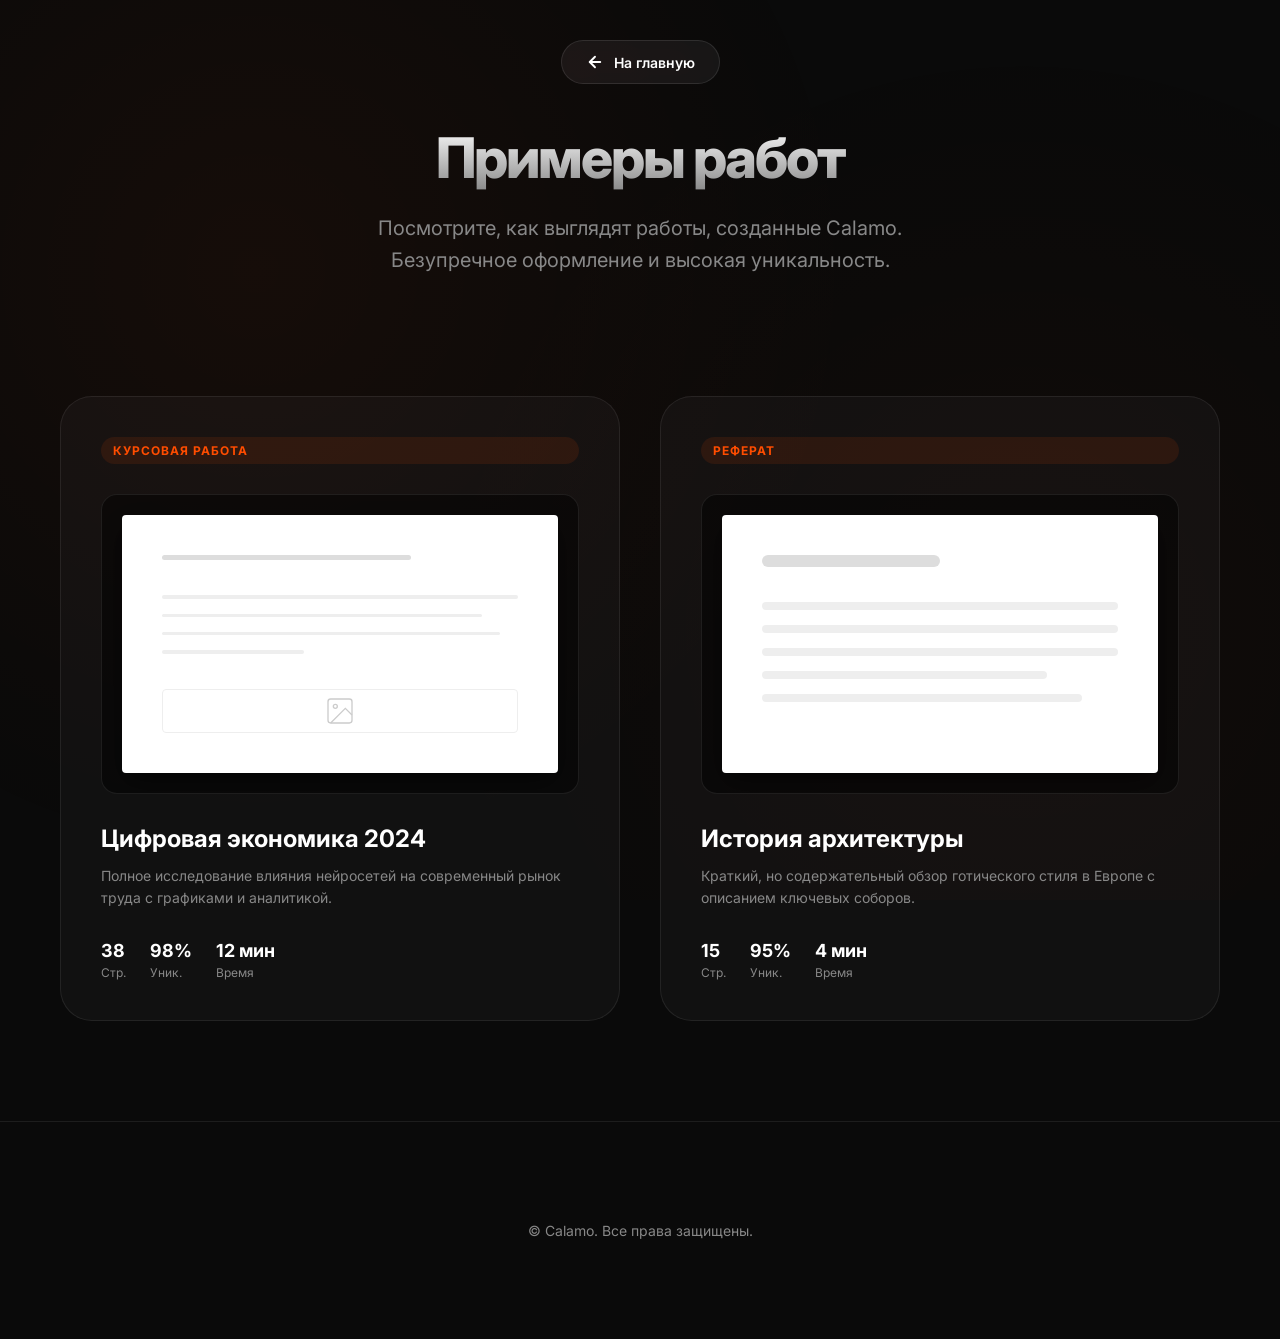
<file: frontend/examples.html>
<!DOCTYPE html>
<html lang="ru">
<head>
    <meta charset="UTF-8">
    <meta name="viewport" content="width=device-width, initial-scale=1.0">
    <title>Примеры курсовых и дипломных работ — Calamo</title>
    <meta name="description" content="Посмотрите примеры работ, созданных с помощью нашего ИИ: курсовые работы, дипломы, эссе. Высокая уникальность и правильное оформление.">
    <link rel="icon" type="image/webp" href="/assets/favicon.webp">
    
    <!-- Open Graph -->
    <meta property="og:type" content="website">
    <meta property="og:url" content="https://calamo.lol/examples.html">
    <meta property="og:title" content="Примеры работ Calamo — Качество и ГОСТ">
    <meta property="og:description" content="Курсовые и рефераты с уникальностью до 98%. Посмотрите, как выглядит результат.">
    <meta property="og:image" content="https://calamo.lol/assets/og-examples.png">
    <link rel="canonical" href="https://calamo.lol/examples.html">
    <!-- Google Analytics -->
    <script async src="https://www.googletagmanager.com/gtag/js?id=G-9VV7FG6P8P"></script>
    <script>window.dataLayer=window.dataLayer||[];function gtag(){dataLayer.push(arguments);}gtag('js',new Date());gtag('config','G-9VV7FG6P8P');</script>
    <link rel="preconnect" href="https://fonts.googleapis.com">
    <link rel="preconnect" href="https://fonts.gstatic.com" crossorigin>
    <link href="https://fonts.googleapis.com/css2?family=Inter:wght@400;500;600;700;800&display=swap" rel="stylesheet">
    <style>
        :root {
            --bg: #030303;
            --accent: #ff4d00;
            --accent-light: #ff7d45;
            --text: #ffffff;
            --text-muted: #888888;
            --border: rgba(255, 255, 255, 0.08);
            --glass: rgba(255, 255, 255, 0.03);
        }

        * {
            margin: 0;
            padding: 0;
            box-sizing: border-box;
            font-family: 'Inter', sans-serif;
        }

        body {
            background: var(--bg);
            color: var(--text);
            overflow-x: hidden;
            min-height: 100vh;
        }

        /* Background Glow */
        body::before {
            content: '';
            position: fixed;
            top: 0;
            left: 0;
            width: 100%;
            height: 100%;
            background: 
                radial-gradient(circle at 20% 30%, rgba(255, 77, 0, 0.05) 0%, transparent 50%),
                radial-gradient(circle at 80% 70%, rgba(255, 77, 0, 0.03) 0%, transparent 50%);
            pointer-events: none;
            z-index: -1;
        }

        header {
            padding: 40px 20px;
            text-align: center;
            max-width: 1200px;
            margin: 0 auto;
        }

        .back-link { 
            display: inline-flex; align-items: center; gap: 10px;
            color: #fff; text-decoration: none; font-size: 14px; 
            font-weight: 600; padding: 12px 24px;
            background: rgba(255,255,255,0.05); 
            backdrop-filter: blur(10px);
            border: 1px solid rgba(255,255,255,0.1); 
            border-radius: 100px;
            transition: all 0.3s cubic-bezier(0.4, 0, 0.2, 1);
            margin-bottom: 40px;
        }

        .back-link:hover { 
            background: rgba(255, 77, 0, 0.1); 
            border-color: var(--accent);
            transform: translateX(-5px);
            box-shadow: 0 10px 30px rgba(0,0,0,0.3), 0 0 15px rgba(255,77,0,0.1);
        }

        .back-link svg { transition: transform 0.3s ease; }
        .back-link:hover svg { transform: translateX(-3px); }

        h1 {
            font-size: 56px;
            font-weight: 800;
            letter-spacing: -2px;
            margin-bottom: 20px;
            background: linear-gradient(to bottom, #fff, #888);
            -webkit-background-clip: text;
            -webkit-text-fill-color: transparent;
        }

        .subtitle {
            color: var(--text-muted);
            font-size: 20px;
            max-width: 600px;
            margin: 0 auto 80px;
            line-height: 1.6;
        }

        .gallery {
            display: grid;
            grid-template-columns: repeat(2, 1fr);
            gap: 40px;
            max-width: 1200px;
            margin: 0 auto 100px;
            padding: 0 20px;
        }

        .example-card {
            background: var(--glass);
            border: 1px solid var(--border);
            border-radius: 32px;
            padding: 40px;
            transition: 0.5s cubic-bezier(0.2, 0.8, 0.2, 1);
            position: relative;
            overflow: hidden;
            display: flex;
            flex-direction: column;
            gap: 30px;
            cursor: pointer;
        }

        .example-card:hover {
            transform: translateY(-10px);
            border-color: rgba(255, 77, 0, 0.3);
            background: rgba(255, 77, 0, 0.02);
            box-shadow: 0 20px 40px rgba(0,0,0,0.4);
        }

        .doc-preview {
            width: 100%;
            height: 300px;
            background: rgba(0,0,0,0.4);
            border: 1px solid var(--border);
            border-radius: 16px;
            position: relative;
            overflow: hidden;
            padding: 20px;
        }

        .doc-skeleton {
            width: 100%;
            height: 100%;
            background: #fff;
            border-radius: 4px;
            padding: 40px;
            display: flex;
            flex-direction: column;
            gap: 15px;
            box-shadow: 0 10px 30px rgba(0,0,0,0.5);
        }

        .skeleton-line {
            height: 8px;
            background: #eee;
            border-radius: 4px;
        }

        .skeleton-title {
            height: 12px;
            background: #ddd;
            width: 70%;
            margin-bottom: 20px;
            border-radius: 6px;
        }

        .badge {
            display: inline-flex;
            padding: 6px 12px;
            background: rgba(255, 77, 0, 0.1);
            color: var(--accent);
            border-radius: 100px;
            font-size: 12px;
            font-weight: 700;
            text-transform: uppercase;
            letter-spacing: 1px;
        }

        .stats {
            display: flex;
            gap: 24px;
            margin-top: auto;
        }

        .stat-item {
            display: flex;
            flex-direction: column;
            gap: 4px;
        }

        .stat-value {
            font-size: 18px;
            font-weight: 700;
            color: #fff;
        }

        .stat-label {
            font-size: 12px;
            color: var(--text-muted);
        }

        @keyframes pageFadeIn {
            from { opacity: 0; }
            to { opacity: 1; }
        }
        body {
            animation: pageFadeIn 0.8s cubic-bezier(0.2, 0.8, 0.2, 1) forwards;
            background: #0a0a0a;
        }
        .fade-out {
            opacity: 0 !important;
            transition: opacity 0.4s cubic-bezier(0.2, 0.8, 0.2, 1) !important;
        }

        @media (max-width: 768px) {
            h1 { font-size: 40px; }
            .gallery { grid-template-columns: 1fr; }
        }
    </style>
    <script>
        document.addEventListener('DOMContentLoaded', () => {
            document.querySelectorAll('a').forEach(link => {
                if (link.hostname === window.location.hostname && !link.hash && !link.getAttribute('download')) {
                    link.addEventListener('click', e => {
                        e.preventDefault();
                        const href = link.href;
                        document.body.classList.add('fade-out');
                        setTimeout(() => {
                            window.location.href = href;
                        }, 400);
                    });
                }
            });
        });
    </script>
</head>
<body>

    <header>
        <a href="index.html" class="back-link">
            <svg width="18" height="18" viewBox="0 0 24 24" fill="none" stroke="currentColor" stroke-width="2.5" stroke-linecap="round" stroke-linejoin="round"><line x1="19" y1="12" x2="5" y2="12"></line><polyline points="12 19 5 12 12 5"></polyline></svg>
            На главную
        </a>
        <h1>Примеры работ</h1>
        <p class="subtitle">Посмотрите, как выглядят работы, созданные Calamo. Безупречное оформление и высокая уникальность.</p>
    </header>

    <div class="gallery">
        <!-- Example 1 -->
        <div class="example-card">
            <div class="badge">Курсовая работа</div>
            <div class="doc-preview">
                <div class="doc-skeleton">
                    <div class="skeleton-title"></div>
                    <div class="skeleton-line" style="width: 100%;"></div>
                    <div class="skeleton-line" style="width: 90%;"></div>
                    <div class="skeleton-line" style="width: 95%;"></div>
                    <div class="skeleton-line" style="width: 40%;"></div>
                    <div style="margin-top: 20px; border: 1px solid #eee; height: 100px; border-radius: 4px; display: flex; align-items: center; justify-content: center; color: #ccc;">
                        <svg width="32" height="32" viewBox="0 0 24 24" fill="none" stroke="currentColor" stroke-width="1"><rect x="3" y="3" width="18" height="18" rx="2" ry="2"></rect><circle cx="8.5" cy="8.5" r="1.5"></circle><polyline points="21 15 16 10 5 21"></polyline></svg>
                    </div>
                </div>
            </div>
            <div>
                <h3 style="font-size: 24px; font-weight: 700; margin-bottom: 12px;">Цифровая экономика 2024</h3>
                <p style="color: var(--text-muted); font-size: 14px; line-height: 1.6;">Полное исследование влияния нейросетей на современный рынок труда с графиками и аналитикой.</p>
            </div>
            <div class="stats">
                <div class="stat-item">
                    <span class="stat-value">38</span>
                    <span class="stat-label">Стр.</span>
                </div>
                <div class="stat-item">
                    <span class="stat-value">98%</span>
                    <span class="stat-label">Уник.</span>
                </div>
                <div class="stat-item">
                    <span class="stat-value">12 мин</span>
                    <span class="stat-label">Время</span>
                </div>
            </div>
        </div>

        <!-- Example 2 -->
        <div class="example-card">
            <div class="badge">Реферат</div>
            <div class="doc-preview">
                <div class="doc-skeleton">
                    <div class="skeleton-title" style="width: 50%;"></div>
                    <div class="skeleton-line" style="width: 100%;"></div>
                    <div class="skeleton-line" style="width: 100%;"></div>
                    <div class="skeleton-line" style="width: 100%;"></div>
                    <div class="skeleton-line" style="width: 80%;"></div>
                    <div class="skeleton-line" style="width: 90%;"></div>
                </div>
            </div>
            <div>
                <h3 style="font-size: 24px; font-weight: 700; margin-bottom: 12px;">История архитектуры</h3>
                <p style="color: var(--text-muted); font-size: 14px; line-height: 1.6;">Краткий, но содержательный обзор готического стиля в Европе с описанием ключевых соборов.</p>
            </div>
            <div class="stats">
                <div class="stat-item">
                    <span class="stat-value">15</span>
                    <span class="stat-label">Стр.</span>
                </div>
                <div class="stat-item">
                    <span class="stat-value">95%</span>
                    <span class="stat-label">Уник.</span>
                </div>
                <div class="stat-item">
                    <span class="stat-value">4 мин</span>
                    <span class="stat-label">Время</span>
                </div>
            </div>
        </div>
    </div>

    <footer style="padding: 100px 20px; border-top: 1px solid var(--border); text-align: center;">
        <p style="color: var(--text-muted); font-size: 14px;">© Calamo. Все права защищены.</p>
    </footer>

</body>
</html>
</file>
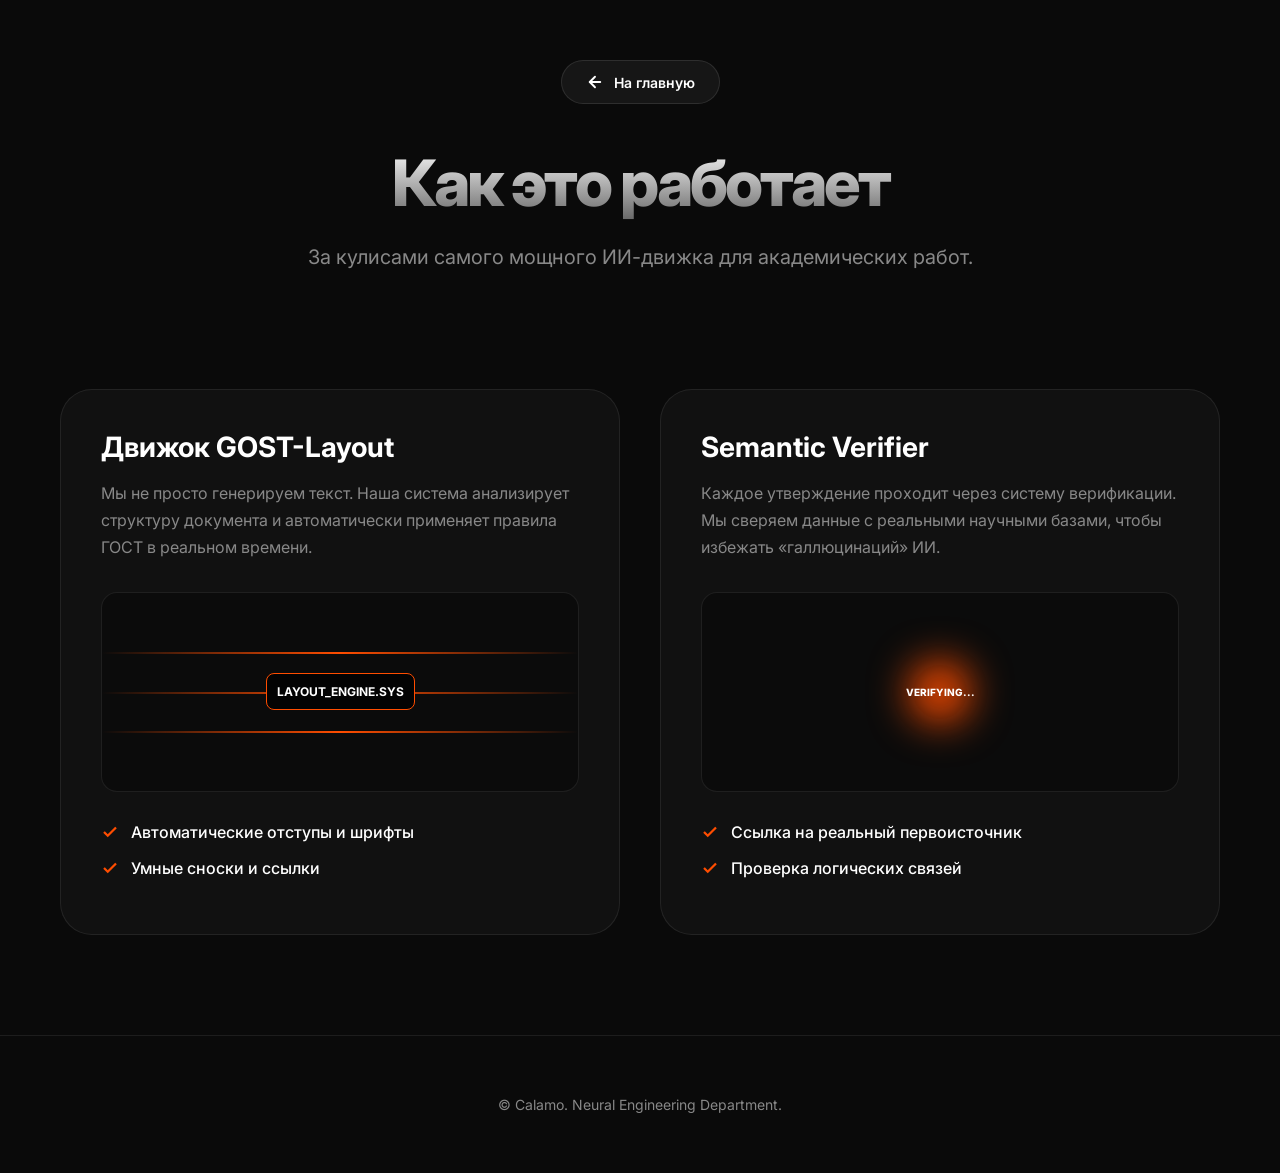
<file: frontend/features.html>
<!DOCTYPE html>
<html lang="ru">
<head>
    <meta charset="UTF-8">
    <meta name="viewport" content="width=device-width, initial-scale=1.0">
    <title>Технологии написания курсовых работ — Calamo AI</title>
    <meta name="description" content="Как Calamo использует ИИ для написания курсовых и дипломных работ. Узнайте о верификации источников, проверке на антиплагиат и оформлении по ГОСТу.">
    <link rel="icon" type="image/webp" href="/assets/favicon.webp">
    
    <!-- Open Graph -->
    <meta property="og:type" content="website">
    <meta property="og:url" content="https://calamo.lol/features.html">
    <meta property="og:title" content="Технологии Calamo — Как работает наш ИИ">
    <meta property="og:description" content="Движок GOST-Layout и Semantic Verifier: научный подход к генерации работ.">
    <meta property="og:image" content="https://calamo.lol/assets/og-features.png">
    <link rel="canonical" href="https://calamo.lol/features.html">
    <!-- Google Analytics -->
    <script async src="https://www.googletagmanager.com/gtag/js?id=G-9VV7FG6P8P"></script>
    <script>window.dataLayer=window.dataLayer||[];function gtag(){dataLayer.push(arguments);}gtag('js',new Date());gtag('config','G-9VV7FG6P8P');</script>
    <link rel="preconnect" href="https://fonts.googleapis.com">
    <link rel="preconnect" href="https://fonts.gstatic.com" crossorigin>
    <link href="https://fonts.googleapis.com/css2?family=Inter:wght@400;500;600;700;800&display=swap" rel="stylesheet">
    <style>
        :root {
            --bg: #030303;
            --accent: #ff4d00;
            --text: #ffffff;
            --text-muted: #888888;
            --border: rgba(255, 255, 255, 0.08);
            --glass: rgba(255, 255, 255, 0.03);
        }

        * {
            margin: 0;
            padding: 0;
            box-sizing: border-box;
            font-family: 'Inter', sans-serif;
        }

        body {
            background: var(--bg);
            color: var(--text);
            overflow-x: hidden;
            min-height: 100vh;
        }

        header {
            padding: 60px 20px;
            text-align: center;
            max-width: 1200px;
            margin: 0 auto;
        }

        .back-link {
            display: inline-flex;
            align-items: center;
            gap: 10px;
            color: #fff;
            text-decoration: none;
            font-size: 14px;
            font-weight: 600;
            padding: 12px 24px;
            background: rgba(255,255,255,0.05);
            backdrop-filter: blur(10px);
            border: 1px solid rgba(255,255,255,0.1);
            border-radius: 100px;
            transition: all 0.3s cubic-bezier(0.4, 0, 0.2, 1);
            margin-bottom: 40px;
        }

        .back-link:hover {
            background: rgba(255, 77, 0, 0.1);
            border-color: var(--accent);
            transform: translateX(-5px);
            box-shadow: 0 10px 30px rgba(0,0,0,0.3), 0 0 15px rgba(255,77,0,0.1);
        }

        .back-link svg { transition: transform 0.3s ease; }
        .back-link:hover svg { transform: translateX(-3px); }

        h1 {
            font-size: 64px;
            font-weight: 800;
            letter-spacing: -3px;
            margin-bottom: 24px;
            background: linear-gradient(to bottom, #fff, #666);
            -webkit-background-clip: text;
            -webkit-text-fill-color: transparent;
        }

        .lab-container {
            max-width: 1200px;
            margin: 0 auto;
            padding: 0 20px 100px;
        }

        .neural-grid {
            display: grid;
            grid-template-columns: 1fr 1fr;
            gap: 40px;
            margin-top: 60px;
        }

        .tech-card {
            background: var(--glass);
            border: 1px solid var(--border);
            border-radius: 32px;
            padding: 40px;
            position: relative;
            overflow: hidden;
        }

        .tech-card h3 {
            font-size: 28px;
            margin-bottom: 16px;
            font-weight: 700;
        }

        .tech-card p {
            color: var(--text-muted);
            line-height: 1.7;
            font-size: 16px;
        }

        /* Engine Animation */
        .engine-viz {
            height: 200px;
            margin-top: 30px;
            background: rgba(0,0,0,0.3);
            border-radius: 16px;
            border: 1px solid var(--border);
            position: relative;
            display: flex;
            align-items: center;
            justify-content: center;
        }

        .data-stream {
            position: absolute;
            height: 2px;
            background: linear-gradient(90deg, transparent, var(--accent), transparent);
            width: 100%;
            animation: stream 2s linear infinite;
        }

        @keyframes stream {
            0% { transform: translateX(-100%); }
            100% { transform: translateX(100%); }
        }

        .core-orb {
            width: 60px;
            height: 60px;
            background: var(--accent);
            border-radius: 50%;
            filter: blur(20px);
            animation: pulse 2s infinite alternate;
        }

        @keyframes pulse {
            from { transform: scale(1); opacity: 0.5; }
            to { transform: scale(1.5); opacity: 0.8; }
        }

        .feature-list {
            list-style: none;
            margin-top: 30px;
        }

        .feature-list li {
            display: flex;
            align-items: center;
            gap: 12px;
            margin-bottom: 16px;
            font-weight: 500;
        }

        .feature-list li svg {
            color: var(--accent);
        }

        @keyframes pageFadeIn {
            from { opacity: 0; }
            to { opacity: 1; }
        }
        body {
            animation: pageFadeIn 0.8s cubic-bezier(0.2, 0.8, 0.2, 1) forwards;
            background: #0a0a0a;
        }
        .fade-out {
            opacity: 0 !important;
            transition: opacity 0.4s cubic-bezier(0.2, 0.8, 0.2, 1) !important;
        }
    </style>
    <script>
        document.addEventListener('DOMContentLoaded', () => {
            document.querySelectorAll('a').forEach(link => {
                if (link.hostname === window.location.hostname && !link.hash && !link.getAttribute('download')) {
                    link.addEventListener('click', e => {
                        e.preventDefault();
                        const href = link.href;
                        document.body.classList.add('fade-out');
                        setTimeout(() => {
                            window.location.href = href;
                        }, 400);
                    });
                }
            });
        });
    </script>
</head>
<body>

    <header>
        <a href="index.html" class="back-link">
            <svg width="18" height="18" viewBox="0 0 24 24" fill="none" stroke="currentColor" stroke-width="2.5" stroke-linecap="round" stroke-linejoin="round"><line x1="19" y1="12" x2="5" y2="12"></line><polyline points="12 19 5 12 12 5"></polyline></svg>
            На главную
        </a>
        <h1>Как это работает</h1>
        <p style="color: var(--text-muted); font-size: 20px;">За кулисами самого мощного ИИ-движка для академических работ.</p>
    </header>

    <div class="lab-container">
        <div class="neural-grid">
            <!-- Engine 1 -->
            <div class="tech-card">
                <h3>Движок GOST-Layout</h3>
                <p>Мы не просто генерируем текст. Наша система анализирует структуру документа и автоматически применяет правила ГОСТ в реальном времени.</p>
                <div class="engine-viz">
                    <div class="data-stream" style="top: 30%;"></div>
                    <div class="data-stream" style="top: 50%; animation-delay: 0.5s;"></div>
                    <div class="data-stream" style="top: 70%; animation-delay: 1s;"></div>
                    <div style="z-index: 2; background: var(--bg); padding: 10px; border: 1px solid var(--accent); border-radius: 8px; font-size: 12px; font-weight: 700;">LAYOUT_ENGINE.SYS</div>
                </div>
                <ul class="feature-list">
                    <li><svg width="18" height="18" viewBox="0 0 24 24" fill="none" stroke="currentColor" stroke-width="3"><polyline points="20 6 9 17 4 12"></polyline></svg> Автоматические отступы и шрифты</li>
                    <li><svg width="18" height="18" viewBox="0 0 24 24" fill="none" stroke="currentColor" stroke-width="3"><polyline points="20 6 9 17 4 12"></polyline></svg> Умные сноски и ссылки</li>
                </ul>
            </div>

            <!-- Engine 2 -->
            <div class="tech-card">
                <h3>Semantic Verifier</h3>
                <p>Каждое утверждение проходит через систему верификации. Мы сверяем данные с реальными научными базами, чтобы избежать «галлюцинаций» ИИ.</p>
                <div class="engine-viz">
                    <div class="core-orb"></div>
                    <div style="position: absolute; font-size: 10px; font-weight: 800; color: #fff;">VERIFYING...</div>
                </div>
                <ul class="feature-list">
                    <li><svg width="18" height="18" viewBox="0 0 24 24" fill="none" stroke="currentColor" stroke-width="3"><polyline points="20 6 9 17 4 12"></polyline></svg> Ссылка на реальный первоисточник</li>
                    <li><svg width="18" height="18" viewBox="0 0 24 24" fill="none" stroke="currentColor" stroke-width="3"><polyline points="20 6 9 17 4 12"></polyline></svg> Проверка логических связей</li>
                </ul>
            </div>
        </div>
    </div>

    <footer style="padding: 60px 20px; border-top: 1px solid var(--border); text-align: center;">
        <p style="color: var(--text-muted); font-size: 14px;">© Calamo. Neural Engineering Department.</p>
    </footer>

</body>
</html>
</file>
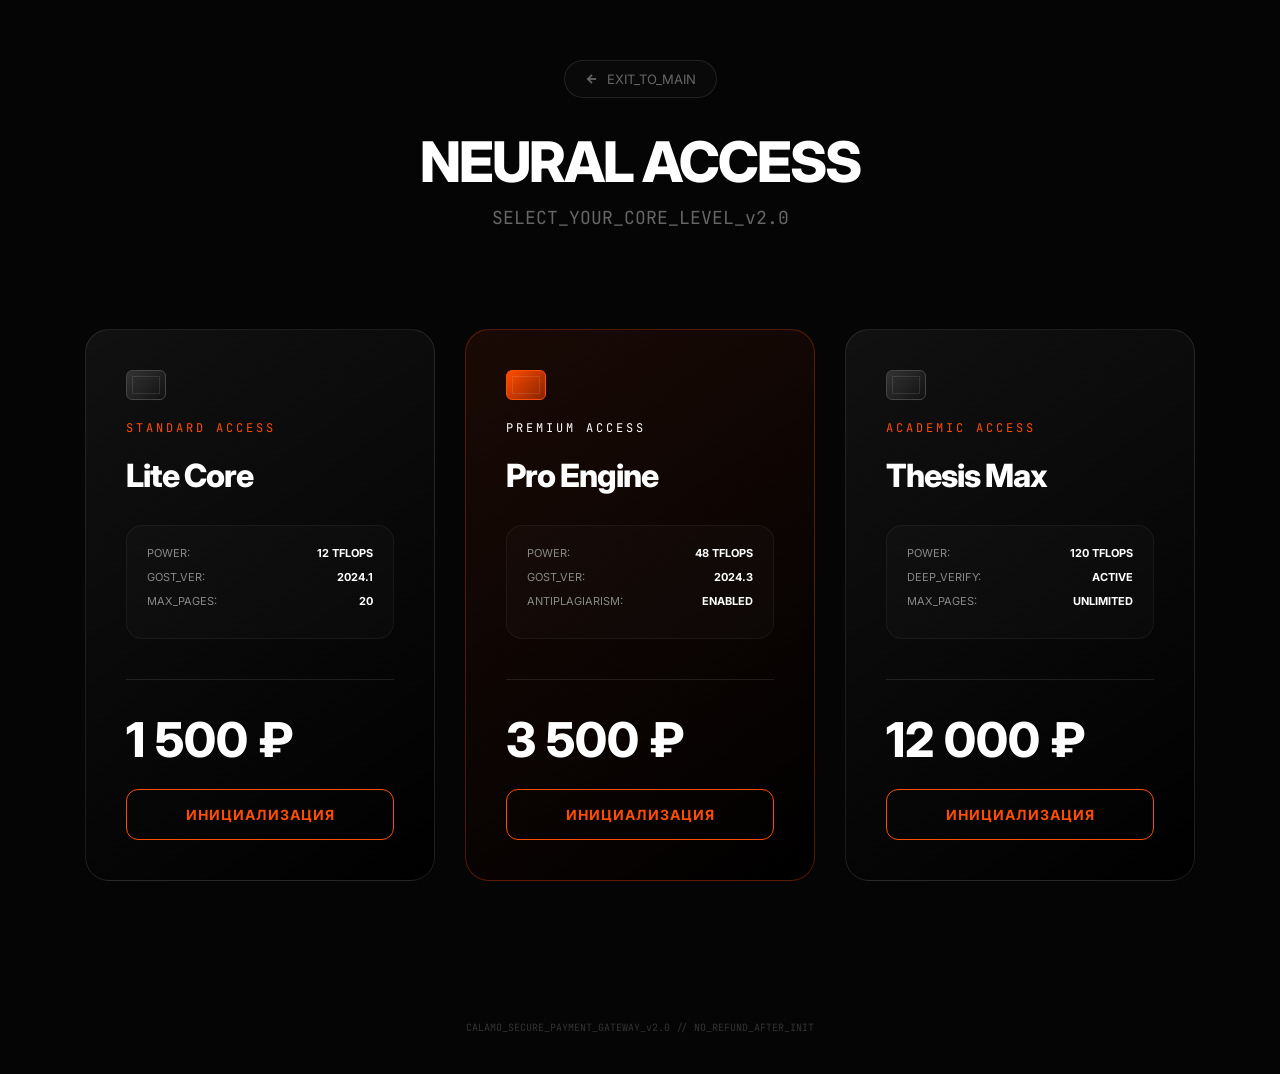
<file: frontend/pricing.html>
<!DOCTYPE html>
<html lang="ru">
<head>
    <meta charset="UTF-8">
    <meta name="viewport" content="width=device-width, initial-scale=1.0">
    <title>Цены на курсовые и дипломные работы — Тарифы Calamo</title>
    <meta name="description" content="Узнайте стоимость курсовой или дипломной работы. Выберите подходящий тариф: от реферата до дипломной работы с полной проверкой по ГОСТу.">
    <link rel="icon" type="image/webp" href="/assets/favicon.webp">
    
    <!-- Open Graph -->
    <meta property="og:type" content="website">
    <meta property="og:url" content="https://calamo.lol/pricing.html">
    <meta property="og:title" content="Тарифы Calamo — Доступ к ИИ-генерации">
    <meta property="og:description" content="Выберите свой Neural Pass: Lite Core, Pro Engine или Thesis Max.">
    <meta property="og:image" content="https://calamo.lol/assets/og-pricing.png">
    <link rel="canonical" href="https://calamo.lol/pricing.html">
    <!-- Google Analytics -->
    <script async src="https://www.googletagmanager.com/gtag/js?id=G-9VV7FG6P8P"></script>
    <script>window.dataLayer=window.dataLayer||[];function gtag(){dataLayer.push(arguments);}gtag('js',new Date());gtag('config','G-9VV7FG6P8P');</script>
    <link rel="preconnect" href="https://fonts.googleapis.com">
    <link rel="preconnect" href="https://fonts.gstatic.com" crossorigin>
    <link href="https://fonts.googleapis.com/css2?family=Inter:wght@400;500;600;700;800&family=JetBrains+Mono:wght@500;700&display=swap" rel="stylesheet">
    <style>
        :root {
            --bg: #050505;
            --accent: #ff4d00;
            --accent-glow: rgba(255, 77, 0, 0.4);
            --text: #ffffff;
            --text-muted: #666666;
            --border: rgba(255, 255, 255, 0.1);
        }

        * {
            margin: 0;
            padding: 0;
            box-sizing: border-box;
            font-family: 'Inter', sans-serif;
        }

        body {
            background: var(--bg);
            color: var(--text);
            overflow-x: hidden;
            min-height: 100vh;
            display: flex;
            flex-direction: column;
        }

        header {
            padding: 60px 20px 40px;
            text-align: center;
        }

        .back-link {
            display: inline-flex;
            align-items: center;
            gap: 8px;
            color: var(--text-muted);
            text-decoration: none;
            font-size: 13px;
            margin-bottom: 30px;
            transition: 0.3s;
            padding: 10px 20px;
            background: rgba(255,255,255,0.02);
            border: 1px solid var(--border);
            border-radius: 100px;
        }

        .back-link:hover { color: #fff; border-color: #444; }

        h1 {
            font-size: 56px;
            font-weight: 800;
            letter-spacing: -2px;
            margin-bottom: 10px;
            text-transform: uppercase;
        }

        .subtitle {
            color: var(--text-muted);
            font-size: 18px;
            margin-bottom: 60px;
            font-family: 'JetBrains Mono', monospace;
        }

        .cards-container {
            display: flex;
            justify-content: center;
            gap: 30px;
            max-width: 1200px;
            margin: 0 auto 100px;
            padding: 0 20px;
            perspective: 1000px;
        }

        .pass-card {
            background: linear-gradient(145deg, #111, #000);
            border: 1px solid var(--border);
            border-radius: 24px;
            width: 350px;
            padding: 40px;
            position: relative;
            overflow: hidden;
            transition: 0.4s cubic-bezier(0.2, 0.8, 0.2, 1);
            cursor: pointer;
            transform-style: preserve-3d;
        }

        .pass-card::before {
            content: '';
            position: absolute;
            top: -50%;
            left: -50%;
            width: 200%;
            height: 200%;
            background: radial-gradient(circle, rgba(255,77,0,0.1) 0%, transparent 70%);
            opacity: 0;
            transition: 0.5s;
        }

        .pass-card:hover {
            transform: translateY(-10px) rotateX(5deg) rotateY(-5deg);
            border-color: var(--accent);
            box-shadow: 0 30px 60px rgba(0,0,0,0.8), 0 0 20px rgba(255,77,0,0.1);
        }

        .pass-card:hover::before { opacity: 1; }

        .card-type {
            font-family: 'JetBrains Mono', monospace;
            font-size: 12px;
            color: var(--accent);
            text-transform: uppercase;
            letter-spacing: 3px;
            margin-bottom: 20px;
            display: block;
        }

        .card-name {
            font-size: 32px;
            font-weight: 800;
            margin-bottom: 30px;
            letter-spacing: -1px;
        }

        .tech-specs {
            margin-bottom: 40px;
            padding: 20px;
            background: rgba(255,255,255,0.02);
            border-radius: 16px;
            border: 1px solid rgba(255,255,255,0.05);
        }

        .spec-item {
            display: flex;
            justify-content: space-between;
            font-size: 11px;
            font-family: 'JetBrains Mono', monospace;
            color: #888;
            margin-bottom: 10px;
        }

        .spec-item span:last-child { color: #fff; font-weight: 700; }

        .price-box {
            margin-top: auto;
            border-top: 1px solid rgba(255,255,255,0.1);
            padding-top: 30px;
        }

        .price {
            font-size: 48px;
            font-weight: 800;
            display: block;
            margin-bottom: 20px;
        }

        .btn-activate {
            width: 100%;
            background: transparent;
            border: 1px solid var(--accent);
            color: var(--accent);
            padding: 16px;
            border-radius: 12px;
            font-size: 14px;
            font-weight: 700;
            text-transform: uppercase;
            letter-spacing: 1px;
            transition: 0.3s;
            cursor: pointer;
        }

        .pass-card:hover .btn-activate {
            background: var(--accent);
            color: #fff;
            box-shadow: 0 10px 20px var(--accent-glow);
        }

        .chip {
            width: 40px;
            height: 30px;
            background: linear-gradient(135deg, #333, #111);
            border: 1px solid #444;
            border-radius: 6px;
            margin-bottom: 20px;
            position: relative;
        }

        .chip::after {
            content: '';
            position: absolute;
            top: 5px;
            left: 5px;
            right: 5px;
            bottom: 5px;
            border: 1px solid rgba(255,255,255,0.1);
        }

        @media (max-width: 1024px) {
            .cards-container { flex-direction: column; align-items: center; }
        }
    </style>
</head>
<body>

    <header>
        <a href="index.html" class="back-link">
            <svg width="14" height="14" viewBox="0 0 24 24" fill="none" stroke="currentColor" stroke-width="3"><line x1="19" y1="12" x2="5" y2="12"></line><polyline points="12 19 5 12 12 5"></polyline></svg>
            EXIT_TO_MAIN
        </a>
        <h1>Neural Access</h1>
        <p class="subtitle">SELECT_YOUR_CORE_LEVEL_v2.0</p>
    </header>

    <div class="cards-container">
        <!-- Basic -->
        <div class="pass-card">
            <div class="chip"></div>
            <span class="card-type">Standard access</span>
            <h2 class="card-name">Lite Core</h2>
            <div class="tech-specs">
                <div class="spec-item"><span>POWER:</span><span>12 TFLOPS</span></div>
                <div class="spec-item"><span>GOST_VER:</span><span>2024.1</span></div>
                <div class="spec-item"><span>MAX_PAGES:</span><span>20</span></div>
            </div>
            <div class="price-box">
                <span class="price">1 500 ₽</span>
                <button class="btn-activate">Инициализация</button>
            </div>
        </div>

        <!-- Pro -->
        <div class="pass-card" style="border-color: rgba(255, 77, 0, 0.3); background: linear-gradient(145deg, #1a0a05, #000);">
            <div class="chip" style="background: linear-gradient(135deg, #ff4d00, #882200); border-color: #ff4d00;"></div>
            <span class="card-type" style="color: #fff;">Premium access</span>
            <h2 class="card-name">Pro Engine</h2>
            <div class="tech-specs">
                <div class="spec-item"><span>POWER:</span><span>48 TFLOPS</span></div>
                <div class="spec-item"><span>GOST_VER:</span><span>2024.3</span></div>
                <div class="spec-item"><span>ANTIPLAGIARISM:</span><span>ENABLED</span></div>
            </div>
            <div class="price-box">
                <span class="price">3 500 ₽</span>
                <button class="btn-activate">Инициализация</button>
            </div>
        </div>

        <!-- Thesis -->
        <div class="pass-card">
            <div class="chip"></div>
            <span class="card-type">Academic access</span>
            <h2 class="card-name">Thesis Max</h2>
            <div class="tech-specs">
                <div class="spec-item"><span>POWER:</span><span>120 TFLOPS</span></div>
                <div class="spec-item"><span>DEEP_VERIFY:</span><span>ACTIVE</span></div>
                <div class="spec-item"><span>MAX_PAGES:</span><span>UNLIMITED</span></div>
            </div>
            <div class="price-box">
                <span class="price">12 000 ₽</span>
                <button class="btn-activate">Инициализация</button>
            </div>
        </div>
    </div>

    <footer style="margin-top: auto; padding: 40px; text-align: center; color: #333; font-family: 'JetBrains Mono', monospace; font-size: 10px;">
        CALAMO_SECURE_PAYMENT_GATEWAY_v2.0 // NO_REFUND_AFTER_INIT
    </footer>

    <script>
        document.querySelectorAll('.pass-card').forEach(card => {
            card.addEventListener('mousemove', e => {
                const rect = card.getBoundingClientRect();
                const x = e.clientX - rect.left;
                const y = e.clientY - rect.top;
                const xc = rect.width / 2;
                const yc = rect.height / 2;
                const dx = x - xc;
                const dy = y - yc;
                card.style.transform = `translateY(-10px) rotateX(${-dy / 20}deg) rotateY(${dx / 20}deg)`;
            });
            card.addEventListener('mouseleave', () => {
                card.style.transform = `translateY(0) rotateX(0) rotateY(0)`;
            });
        });
    </script>
</body>
</html>
</file>
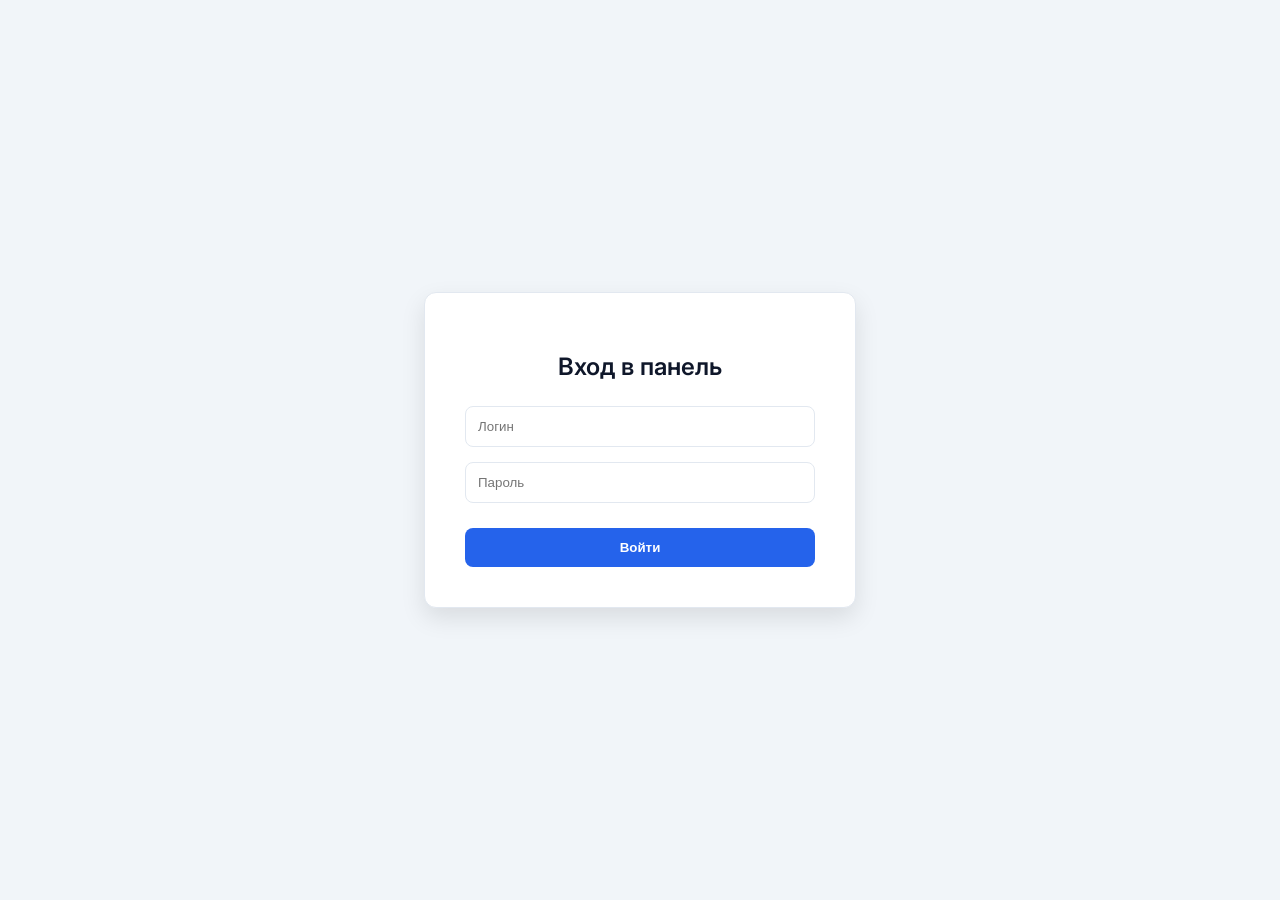
<file: frontend/support-admin.html>
<!DOCTYPE html>
<html lang="ru">
<head>
    <meta charset="UTF-8">
    <meta name="viewport" content="width=device-width, initial-scale=1.0">
    <title>Панель управления | Поддержка</title>
    <link href="https://fonts.googleapis.com/css2?family=Inter:wght@400;500;600&display=swap" rel="stylesheet">
    <style>
        :root {
            --bg-color: #f1f5f9;
            --card-bg: #ffffff;
            --text-main: #0f172a;
            --text-muted: #64748b;
            --accent: #2563eb;
            --border: #e2e8f0;
            --status-new-bg: #dcfce7;
            --status-new-text: #166534;
            --status-working-bg: #fef9c3;
            --status-working-text: #854d0e;
            --status-closed-bg: #f1f5f9;
            --status-closed-text: #475569;
        }

        body {
            font-family: 'Inter', sans-serif;
            background-color: var(--bg-color);
            color: var(--text-main);
            margin: 0;
            padding: 40px 20px;
        }

        .container {
            max-width: 1000px;
            margin: 0 auto;
        }

        header {
            display: flex;
            justify-content: space-between;
            align-items: center;
            margin-bottom: 32px;
        }

        h1 {
            font-size: 24px;
            font-weight: 600;
            margin: 0;
        }

        .stats {
            display: flex;
            gap: 20px;
            margin-bottom: 32px;
        }

        .stat-card {
            background: var(--card-bg);
            padding: 20px;
            border-radius: 12px;
            flex: 1;
            border: 1px solid var(--border);
            box-shadow: 0 1px 3px rgba(0,0,0,0.1);
        }

        .stat-card div:first-child {
            color: var(--text-muted);
            font-size: 14px;
            margin-bottom: 4px;
        }

        .stat-card div:last-child {
            font-size: 24px;
            font-weight: 700;
        }

        .table-container {
            background: var(--card-bg);
            border-radius: 12px;
            border: 1px solid var(--border);
            box-shadow: 0 4px 6px -1px rgba(0,0,0,0.05);
            overflow: hidden;
        }

        table {
            width: 100%;
            border-collapse: collapse;
            text-align: left;
            font-size: 14px;
        }

        th {
            background: #f8fafc;
            padding: 16px;
            font-weight: 600;
            color: var(--text-muted);
            border-bottom: 1px solid var(--border);
        }

        td {
            padding: 16px;
            border-bottom: 1px solid var(--border);
            vertical-align: top;
        }

        .status-badge {
            display: inline-block;
            padding: 4px 8px;
            border-radius: 6px;
            font-size: 12px;
            font-weight: 600;
        }

        .status-new { background: var(--status-new-bg); color: var(--status-new-text); }
        .status-working { background: var(--status-working-bg); color: var(--status-working-text); }
        .status-closed { background: var(--status-closed-bg); color: var(--status-closed-text); }

        .btn-status {
            padding: 6px 12px;
            border-radius: 6px;
            border: 1px solid var(--border);
            background: white;
            cursor: pointer;
            font-size: 12px;
            transition: background 0.2s;
        }

        .btn-status:hover { background: #f8fafc; }

        .loading {
            text-align: center;
            padding: 40px;
            color: var(--text-muted);
        }
    </style>
</head>
<body>

<!-- Login Layer -->
<div id="login-layer" style="position: fixed; top: 0; left: 0; width: 100%; height: 100%; background: var(--bg-color); display: flex; align-items: center; justify-content: center; z-index: 10000;">
    <div style="background: white; padding: 40px; border-radius: 12px; box-shadow: 0 10px 25px rgba(0,0,0,0.1); width: 100%; max-width: 350px; border: 1px solid var(--border);">
        <h2 style="text-align: center; margin-bottom: 25px; font-weight: 600;">Вход в панель</h2>
        <input type="text" id="admin-login" placeholder="Логин" style="width: 100%; padding: 12px; margin-bottom: 15px; border: 1px solid var(--border); border-radius: 8px; box-sizing: border-box;">
        <input type="password" id="admin-password" placeholder="Пароль" style="width: 100%; padding: 12px; margin-bottom: 25px; border: 1px solid var(--border); border-radius: 8px; box-sizing: border-box;">
        <button onclick="checkAdminLogin()" style="width: 100%; padding: 12px; background: var(--accent); color: white; border: none; border-radius: 8px; font-weight: 600; cursor: pointer;">Войти</button>
        <p id="login-error" style="color: #ef4444; font-size: 13px; text-align: center; margin-top: 15px; display: none;">Неверный логин или пароль</p>
    </div>
</div>

<div class="container" id="admin-content" style="display: none;">
    <header>
        <h1>Панель техподдержки</h1>
        <button class="btn-status" onclick="loadTickets()">🔄 Обновить</button>
    </header>

    <div class="stats">
        <div class="stat-card">
            <div>Всего заявок</div>
            <div id="count-total">0</div>
        </div>
        <div class="stat-card">
            <div>Новые</div>
            <div id="count-new" style="color: var(--status-new-text)">0</div>
        </div>
        <div class="stat-card">
            <div>В работе</div>
            <div id="count-working" style="color: var(--status-working-text)">0</div>
        </div>
    </div>

    <div class="table-container">
        <table id="tickets-table">
            <thead>
                <tr>
                    <th>ID</th>
                    <th>Email клиента</th>
                    <th>Обращение</th>
                    <th>Дата</th>
                    <th>Статус</th>
                    <th>Действие</th>
                </tr>
            </thead>
            <tbody id="tickets-body">
                <tr>
                    <td colspan="6" class="loading">Загрузка заявок...</td>
                </tr>
            </tbody>
        </table>
    </div>
</div>

<script>
    function checkAdminLogin() {
        const login = document.getElementById('admin-login').value;
        const pass = document.getElementById('admin-password').value;
        
        // Простая проверка (замени на свои данные)
        if (login === 'admin' && pass === 'calamo2026') {
            document.getElementById('login-layer').style.display = 'none';
            document.getElementById('admin-content').style.display = 'block';
            loadTickets();
        } else {
            document.getElementById('login-error').style.display = 'block';
        }
    }
    async function loadTickets() {
        try {
            const response = await fetch('/api/support/tickets');
            const tickets = await response.json();
            renderTickets(tickets);
        } catch (error) {
            console.error('Failed to load tickets', error);
        }
    }

    function renderTickets(tickets) {
        const body = document.getElementById('tickets-body');
        body.innerHTML = '';

        let counts = { 'Новая': 0, 'В работе': 0, 'Закрыта': 0 };

        tickets.forEach(t => {
            counts[t.status] = (counts[t.status] || 0) + 1;
            
            const date = new Date(t.created_at).toLocaleString('ru-RU', {
                day: '2-digit', month: '2-digit', year: 'numeric', hour: '2-digit', minute: '2-digit'
            });

            const statusClass = t.status === 'Новая' ? 'status-new' : 
                               t.status === 'В работе' ? 'status-working' : 'status-closed';

            const row = document.createElement('tr');
            row.innerHTML = `
                <td style="color: var(--text-muted)">#${t.id}</td>
                <td style="font-weight: 500">${t.user_email}</td>
                <td style="max-width: 300px; white-space: pre-wrap;">${t.message}</td>
                <td style="color: var(--text-muted); font-size: 13px;">${date}</td>
                <td><span class="status-badge ${statusClass}">${t.status}</span></td>
                <td>
                    <select class="btn-status" onchange="updateStatus(${t.id}, this.value)">
                        <option value="" disabled selected>Изменить</option>
                        <option value="Новая">Новая</option>
                        <option value="В работе">В работе</option>
                        <option value="Закрыта">Закрыта</option>
                    </select>
                </td>
            `;
            body.appendChild(row);
        });

        document.getElementById('count-total').innerText = tickets.length;
        document.getElementById('count-new').innerText = counts['Новая'];
        document.getElementById('count-working').innerText = counts['В работе'];
    }

    async function updateStatus(id, newStatus) {
        try {
            const response = await fetch(`/api/support/tickets/${id}/status`, {
                method: 'PATCH',
                headers: { 
                    'Content-Type': 'application/json',
                    'X-Requested-With': 'XMLHttpRequest'
                },
                body: JSON.stringify({ status: newStatus })
            });
            if (response.ok) {
                loadTickets();
            }
        } catch (error) {
            alert('Ошибка при обновлении статуса');
        }
    }

    // Загрузка только после успешного входа
    // loadTickets(); 
</script>

</body>
</html>
</file>
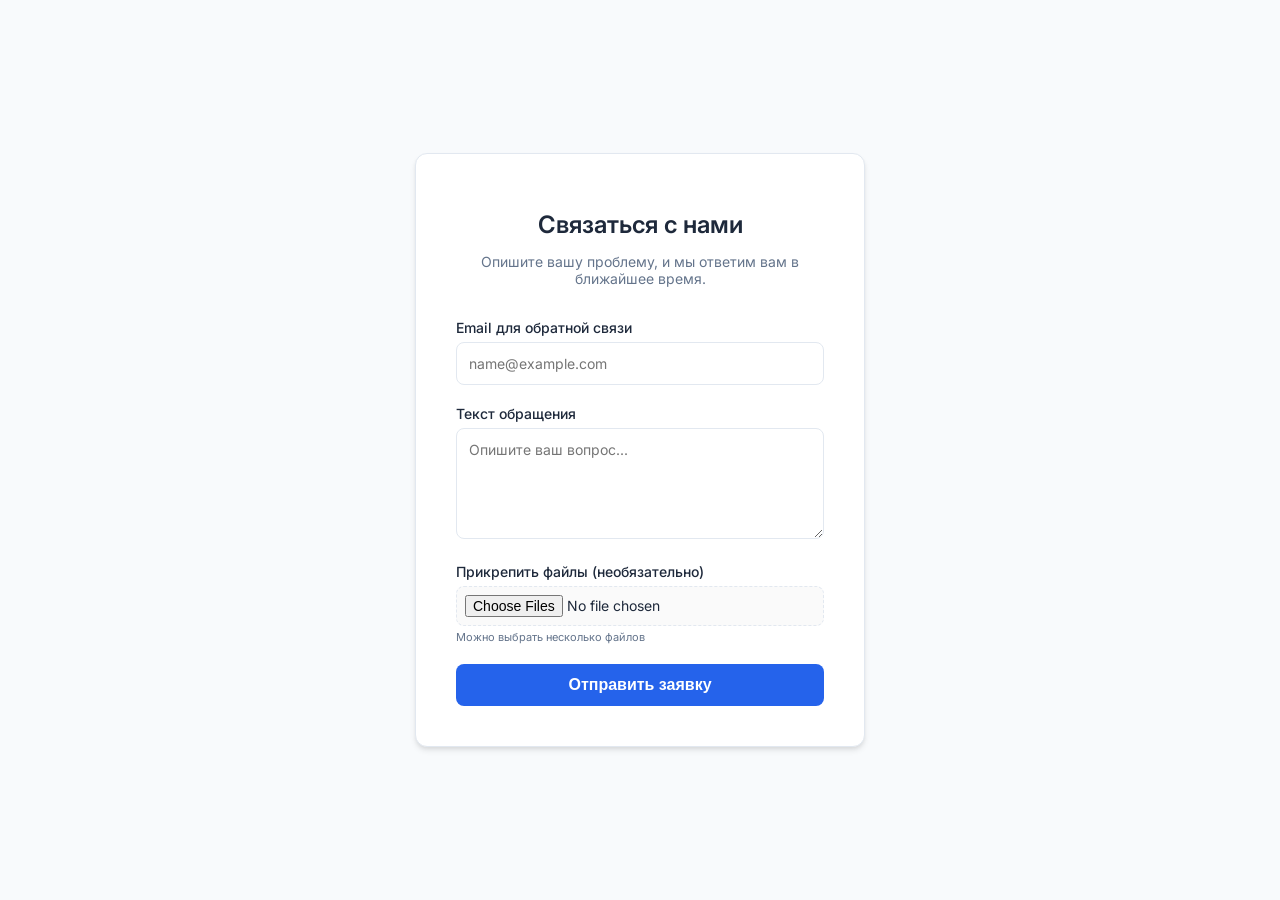
<file: frontend/support.html>
<!DOCTYPE html>
<html lang="ru">
<head>
    <meta charset="UTF-8">
    <meta name="viewport" content="width=device-width, initial-scale=1.0">
    <title>Техподдержка | Calamo</title>
    <meta name="description" content="Нужна помощь с Calamo? Свяжитесь с нашей техподдержкой. Мы ответим на любые вопросы по генерации работ, оплате и оформлению по ГОСТу.">
    
    <!-- Open Graph -->
    <meta property="og:type" content="website">
    <meta property="og:url" content="https://calamo.lol/support.html">
    <meta property="og:title" content="Техподдержка Calamo — Мы всегда на связи">
    <meta property="og:description" content="Оставьте заявку, и наши специалисты помогут вам разобраться с любым вопросом.">
    <meta property="og:image" content="https://calamo.lol/assets/og-support.png">
    <link rel="canonical" href="https://calamo.lol/support.html">
    <!-- Google Analytics -->
    <script async src="https://www.googletagmanager.com/gtag/js?id=G-9VV7FG6P8P"></script>
    <script>window.dataLayer=window.dataLayer||[];function gtag(){dataLayer.push(arguments);}gtag('js',new Date());gtag('config','G-9VV7FG6P8P');</script>
    <link rel="icon" type="image/png" href="/assets/favicon.png">
    <link href="https://fonts.googleapis.com/css2?family=Inter:wght@400;500;600&display=swap" rel="stylesheet">
    <style>
        :root {
            --bg-color: #f8fafc;
            --card-bg: #ffffff;
            --text-main: #1e293b;
            --text-muted: #64748b;
            --accent: #2563eb;
            --accent-hover: #1d4ed8;
            --border: #e2e8f0;
            --success: #10b981;
        }

        body {
            font-family: 'Inter', sans-serif;
            background-color: var(--bg-color);
            color: var(--text-main);
            margin: 0;
            display: flex;
            align-items: center;
            justify-content: center;
            min-height: 100vh;
        }

        .container {
            width: 100%;
            max-width: 450px;
            padding: 20px;
        }

        .card {
            background: var(--card-bg);
            padding: 40px;
            border-radius: 12px;
            box-shadow: 0 4px 6px -1px rgba(0, 0, 0, 0.1), 0 2px 4px -1px rgba(0, 0, 0, 0.06);
            border: 1px solid var(--border);
        }

        h1 {
            font-size: 24px;
            font-weight: 600;
            margin-bottom: 8px;
            text-align: center;
        }

        p.subtitle {
            color: var(--text-muted);
            font-size: 14px;
            text-align: center;
            margin-bottom: 32px;
        }

        .form-group {
            margin-bottom: 20px;
        }

        label {
            display: block;
            font-size: 14px;
            font-weight: 500;
            margin-bottom: 6px;
            color: var(--text-main);
        }

        input, textarea {
            width: 100%;
            padding: 12px;
            border: 1px solid var(--border);
            border-radius: 8px;
            font-size: 14px;
            font-family: inherit;
            box-sizing: border-box;
            transition: border-color 0.2s, box-shadow 0.2s;
        }

        input:focus, textarea:focus {
            outline: none;
            border-color: var(--accent);
            box-shadow: 0 0 0 3px rgba(37, 99, 235, 0.1);
        }

        button {
            width: 100%;
            padding: 12px;
            background-color: var(--accent);
            color: white;
            border: none;
            border-radius: 8px;
            font-size: 16px;
            font-weight: 600;
            cursor: pointer;
            transition: background-color 0.2s;
        }

        button:hover {
            background-color: var(--accent-hover);
        }

        button:disabled {
            background-color: var(--text-muted);
            cursor: not-allowed;
        }

        .success-msg {
            display: none;
            text-align: center;
            color: var(--success);
            font-weight: 500;
            padding: 15px;
            background: rgba(16, 185, 129, 0.1);
            border-radius: 8px;
        }

        .error-msg {
            display: none;
            color: #ef4444;
            font-size: 12px;
            margin-top: 4px;
        }
    </style>
</head>
<body>

<div class="container">
    <div class="card" id="form-card">
        <h1>Связаться с нами</h1>
        <p class="subtitle">Опишите вашу проблему, и мы ответим вам в ближайшее время.</p>
        
        <form id="support-form" onsubmit="handleSubmit(event)">
            <div class="form-group">
                <label for="email">Email для обратной связи</label>
                <input type="email" id="email" placeholder="name@example.com" required>
                <div id="email-error" class="error-msg">Введите корректный email</div>
            </div>

            <div class="form-group">
                <label for="message">Текст обращения</label>
                <textarea id="message" rows="5" placeholder="Опишите ваш вопрос..." required></textarea>
            </div>

            <div class="form-group">
                <label for="files">Прикрепить файлы (необязательно)</label>
                <input type="file" id="files" multiple style="padding: 8px; border: 1px dashed var(--border); background: #fafafa;">
                <p style="font-size: 11px; color: var(--text-muted); margin-top: 4px;">Можно выбрать несколько файлов</p>
            </div>

            <button type="submit" id="submit-btn">Отправить заявку</button>
        </form>

        <div id="success-box" class="success-msg">
            Ваша заявка принята!
        </div>
    </div>
</div>

<script>
    async function handleSubmit(event) {
        event.preventDefault();
        
        const email = document.getElementById('email').value;
        const message = document.getElementById('message').value;
        const fileInput = document.getElementById('files');
        const btn = document.getElementById('submit-btn');
        const successBox = document.getElementById('success-box');
        const form = document.getElementById('support-form');
        const emailError = document.getElementById('email-error');

        // Базовая валидация на фронте
        const emailRegex = /^[^\s@]+@[^\s@]+\.[^\s@]+$/;
        if (!emailRegex.test(email)) {
            emailError.style.display = 'block';
            return;
        }
        emailError.style.display = 'none';

        btn.disabled = true;
        btn.innerText = 'Отправка...';

        const formData = new FormData();
        formData.append('user_email', email);
        formData.append('message', message);
        if (fileInput.files.length > 0) {
            for (let i = 0; i < fileInput.files.length; i++) {
                formData.append('files', fileInput.files[i]);
            }
        }

        try {
            const response = await fetch('/api/support/tickets', {
                method: 'POST',
                headers: {
                    'X-Requested-With': 'XMLHttpRequest'
                },
                body: formData
            });

            if (response.ok) {
                form.style.display = 'none';
                successBox.style.display = 'block';
            } else {
                const data = await response.json();
                alert('Ошибка: ' + (data.detail || 'Не удалось отправить заявку'));
            }
        } catch (error) {
            alert('Сетевая ошибка. Попробуйте позже.');
        } finally {
            btn.disabled = false;
            btn.innerText = 'Отправить заявку';
        }
    }
</script>

</body>
</html>
</file>
